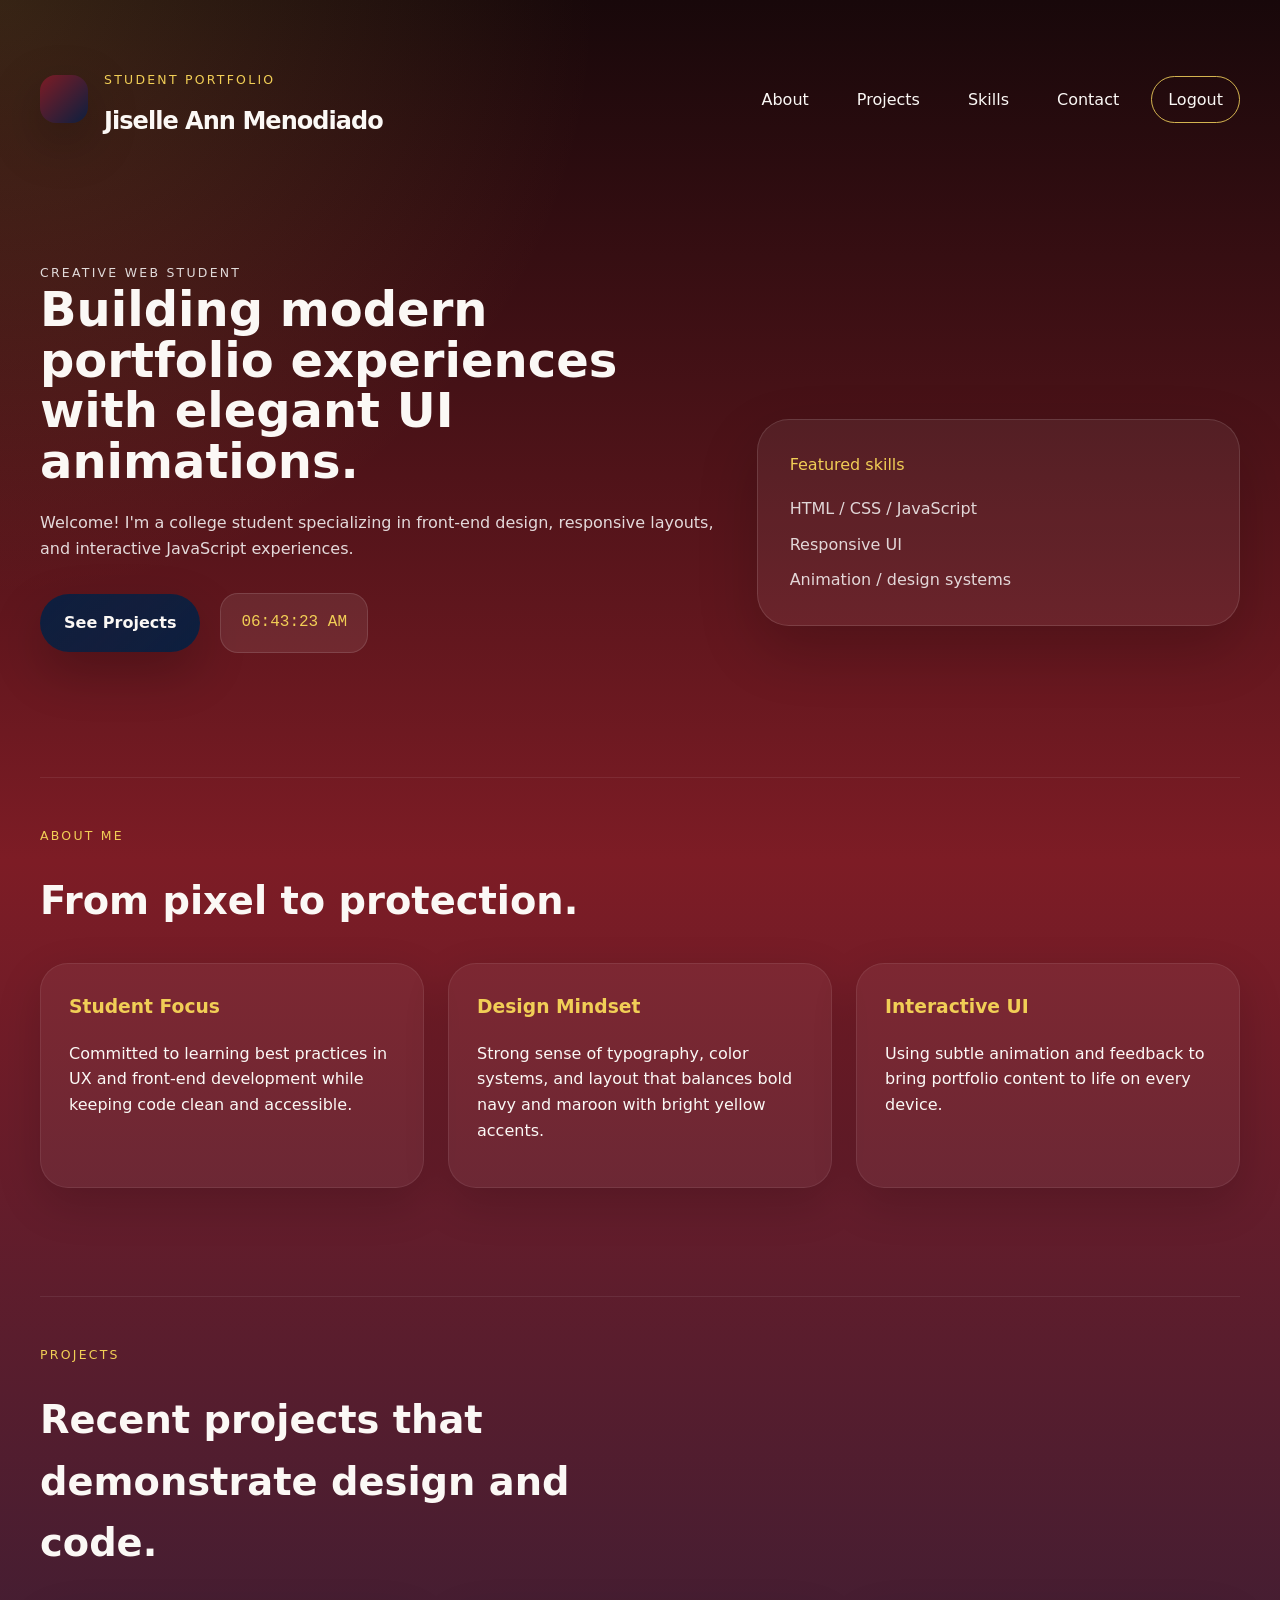
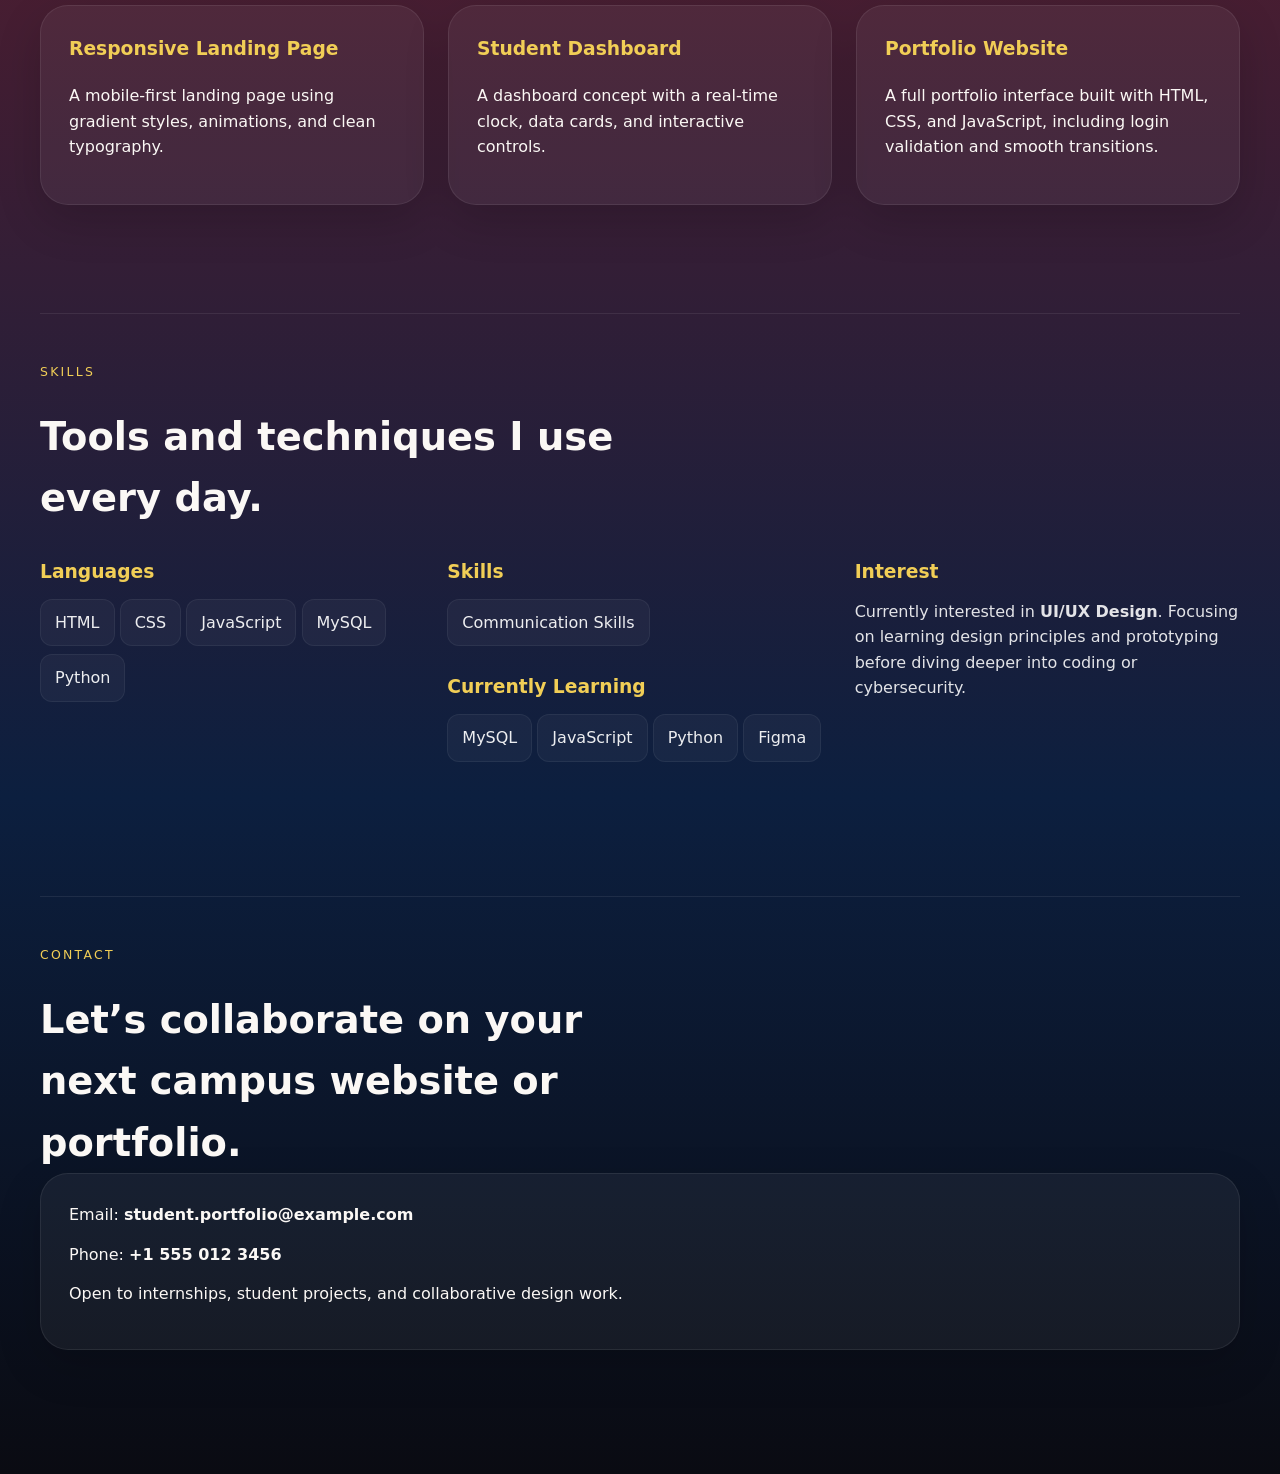
<file: index.html>
<!DOCTYPE html>
<html lang="en">
<head>
  <meta charset="UTF-8" />
  <meta name="viewport" content="width=device-width, initial-scale=1.0" />
  <title>College Student Portfolio</title>
  <link rel="stylesheet" href="styles.css" />
</head>
<body>
  <div class="page-shell">
    <header class="site-header">
      <div class="brand">
        <div class="brand-mark"></div>
        <div>
          <p class="eyebrow">Student Portfolio</p>
          <h1>Jiselle Ann Menodiado</h1>
        </div>
      </div>
      <nav class="main-nav">
        <a href="#about">About</a>
        <a href="#projects">Projects</a>
        <a href="#skills">Skills</a>
        <a href="#contact">Contact</a>
        <a class="nav-login" href="login.html">Logout</a>
      </nav>
    </header>

    <section class="hero-section animated-fade">
      <div class="hero-copy">
        <p class="eyebrow">Creative web student</p>
        <h2>Building modern portfolio experiences with elegant UI animations.</h2>
        <p>Welcome! I'm a college student specializing in front-end design, responsive layouts, and interactive JavaScript experiences.</p>
        <div class="hero-footer">
          <a href="#projects" class="btn btn-navy">See Projects</a>
          <div class="clock-box small-clock">
            <span id="clock">00:00:00</span>
          </div>
        </div>
      </div>
      <div class="hero-visual animated-float">
        <div class="card highlight-card">
          <p>Featured skills</p>
          <ul>
            <li>HTML / CSS / JavaScript</li>
            <li>Responsive UI</li>
            <li>Animation / design systems</li>
          </ul>
        </div>
      </div>
    </section>

    <section id="about" class="section-panel animated-slide">
      <div class="section-intro">
        <span class="eyebrow">About me</span>
        <h2>From pixel to protection.</h2>
      </div>
      <div class="feature-grid">
        <div class="feature-card">
          <h3>Student Focus</h3>
          <p>Committed to learning best practices in UX and front-end development while keeping code clean and accessible.</p>
        </div>
        <div class="feature-card">
          <h3>Design Mindset</h3>
          <p>Strong sense of typography, color systems, and layout that balances bold navy and maroon with bright yellow accents.</p>
        </div>
        <div class="feature-card">
          <h3>Interactive UI</h3>
          <p>Using subtle animation and feedback to bring portfolio content to life on every device.</p>
        </div>
      </div>
    </section>

    <section id="projects" class="section-panel animated-slide delay-1">
      <div class="section-intro">
        <span class="eyebrow">Projects</span>
        <h2>Recent projects that demonstrate design and code.</h2>
      </div>
      <div class="project-grid">
        <article class="project-card">
          <h3>Responsive Landing Page</h3>
          <p>A mobile-first landing page using gradient styles, animations, and clean typography.</p>
        </article>
        <article class="project-card">
          <h3>Student Dashboard</h3>
          <p>A dashboard concept with a real-time clock, data cards, and interactive controls.</p>
        </article>
        <article class="project-card">
          <h3>Portfolio Website</h3>
          <p>A full portfolio interface built with HTML, CSS, and JavaScript, including login validation and smooth transitions.</p>
        </article>
      </div>
    </section>

    <section id="skills" class="section-panel animated-slide delay-2">
      <div class="section-intro">
        <span class="eyebrow">Skills</span>
        <h2>Tools and techniques I use every day.</h2>
      </div>
      <div class="skills-grid">
        <div class="skills-column">
          <h3>Languages</h3>
          <ul>
            <li class="skill-item">HTML</li>
            <li class="skill-item">CSS</li>
            <li class="skill-item">JavaScript</li>
            <li class="skill-item">MySQL</li>
            <li class="skill-item">Python</li>
          </ul>
        </div>

        <div class="skills-column">
          <h3>Skills</h3>
          <ul>
            <li class="skill-item">Communication Skills</li>
          </ul>

          <h3 style="margin-top:18px">Currently Learning</h3>
          <ul>
            <li class="skill-item">MySQL</li>
            <li class="skill-item">JavaScript</li>
            <li class="skill-item">Python</li>
            <li class="skill-item">Figma</li>
          </ul>
        </div>

        <div class="skills-column">
          <h3>Interest</h3>
          <p>Currently interested in <strong>UI/UX Design</strong>. Focusing on learning design principles and prototyping before diving deeper into coding or cybersecurity.</p>
        </div>
      </div>
    </section>

    <section id="contact" class="section-panel animated-slide delay-3">
      <div class="section-intro">
        <span class="eyebrow">Contact</span>
        <h2>Let’s collaborate on your next campus website or portfolio.</h2>
      </div>
      <div class="contact-panel">
        <p>Email: <strong>student.portfolio@example.com</strong></p>
        <p>Phone: <strong>+1 555 012 3456</strong></p>
        <p>Open to internships, student projects, and collaborative design work.</p>
      </div>
    </section>
  </div>
  <script src="script.js" defer></script>
</body>
</html>
</file>
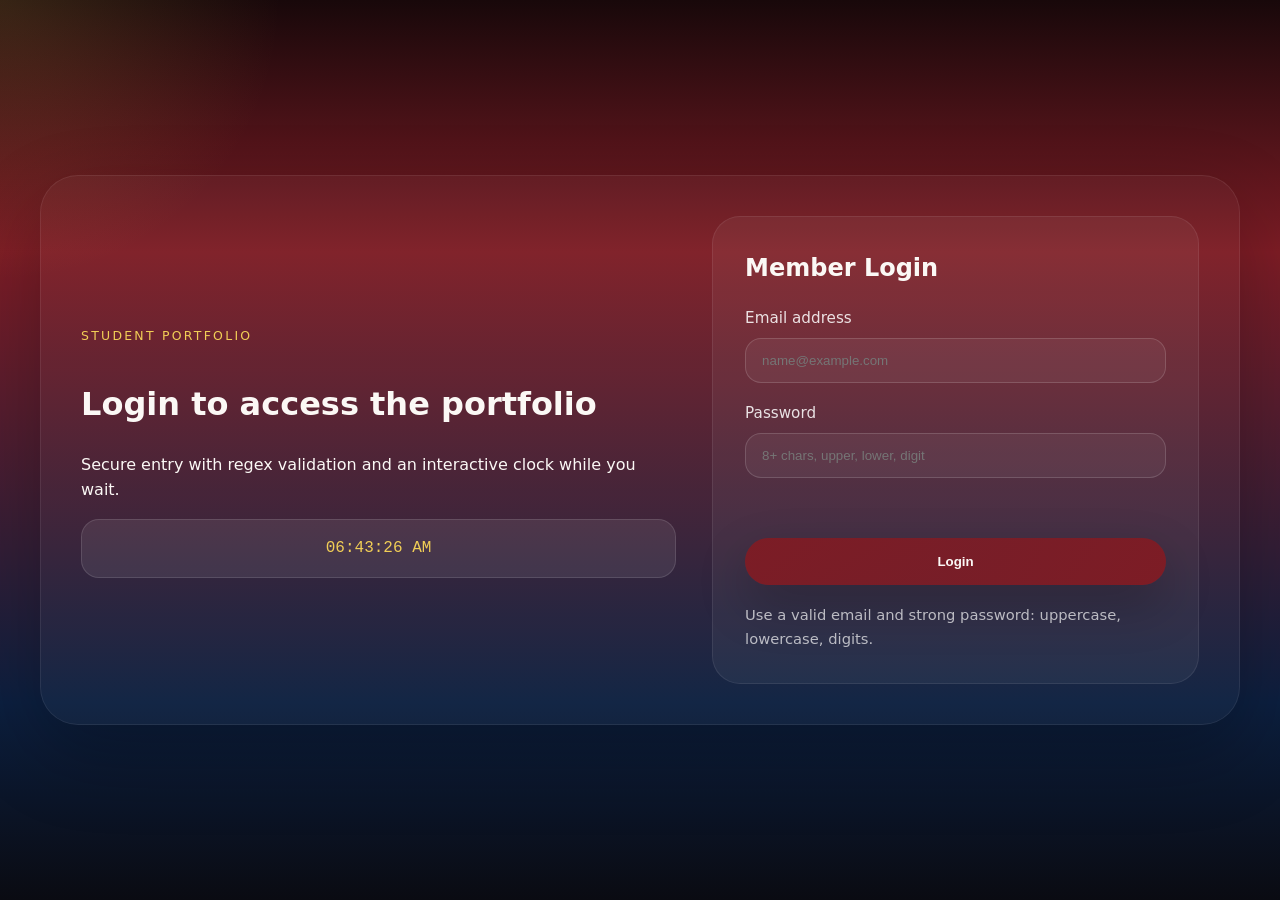
<file: login.html>
<!DOCTYPE html>
<html lang="en">
<head>
  <meta charset="UTF-8" />
  <meta name="viewport" content="width=device-width, initial-scale=1.0" />
  <title>Student Portfolio Login</title>
  <link rel="stylesheet" href="styles.css" />
</head>
<body>
  <div class="page-shell login-shell">
    <div class="hero-panel animated-zoom">
      <div class="hero-text">
        <span class="eyebrow">Student Portfolio</span>
        <h1>Login to access the portfolio</h1>
        <p>Secure entry with regex validation and an interactive clock while you wait.</p>
        <div class="clock-box">
          <span id="clock">00:00:00</span>
        </div>
      </div>
      <form id="loginForm" class="login-card">
        <h2>Member Login</h2>
        <div class="input-group">
          <label for="email">Email address</label>
          <input id="email" name="email" type="email" placeholder="name@example.com" required />
        </div>
        <div class="input-group">
          <label for="password">Password</label>
          <input id="password" name="password" type="password" placeholder="8+ chars, upper, lower, digit" required />
        </div>
        <div id="loginMessage" class="form-message"></div>
        <button type="submit" class="btn btn-primary">Login</button>
        <p class="small-text">Use a valid email and strong password: uppercase, lowercase, digits.</p>
      </form>
    </div>
  </div>
  <script src="script.js" defer></script>
</body>
</html>
</file>
<file: styles.css>
:root {
  --maroon: #7d1c25;
  --navy: #0c1f3f;
  --yellow: #f1ce56;
  --white: #fbf8f5;
  --black: #111111;
  --surface: rgba(125, 28, 37, 0.24);
  --card: rgba(255, 255, 255, 0.08);
  --border: rgba(255, 255, 255, 0.12);
}

* {
  box-sizing: border-box;
}

html, body {
  margin: 0;
  min-height: 100%;
  font-family: Inter, system-ui, -apple-system, BlinkMacSystemFont, "Segoe UI", sans-serif;
  background: radial-gradient(circle at top left, rgba(241, 206, 86, 0.14), transparent 18%),
              linear-gradient(180deg, #18080a 0%, #7d1c25 28%, #0c1f3f 78%, #0a0b12 100%);
  color: var(--white);
}

body {
  line-height: 1.6;
}

.page-shell {
  width: min(1200px, calc(100% - 40px));
  margin: 0 auto;
  padding: 40px 0 80px;
}

.site-header {
  display: flex;
  justify-content: space-between;
  align-items: center;
  gap: 24px;
  padding: 18px 0;
}

.brand {
  display: flex;
  align-items: center;
  gap: 16px;
}

.brand-mark {
  width: 48px;
  height: 48px;
  border-radius: 16px;
  background: linear-gradient(135deg, var(--maroon), var(--navy));
  box-shadow: 0 18px 50px rgba(0, 0, 0, 0.25);
}

.eyebrow {
  display: inline-block;
  text-transform: uppercase;
  letter-spacing: 0.18em;
  color: var(--yellow);
  font-size: 0.78rem;
  margin-bottom: 12px;
}

.site-header h1, .hero-section h2, .section-intro h2 {
  margin: 0;
}

.site-header h1 {
  font-size: 1.5rem;
  letter-spacing: -0.04em;
}

.main-nav {
  display: flex;
  gap: 16px;
  flex-wrap: wrap;
  align-items: center;
}

.main-nav a {
  color: var(--white);
  text-decoration: none;
  padding: 10px 16px;
  border-radius: 999px;
  transition: transform 0.2s ease, background-color 0.2s ease;
}

.main-nav a:hover {
  transform: translateY(-2px);
  background: rgba(255,255,255,0.06);
}

.nav-login {
  border: 1px solid rgba(242, 210, 92, 0.85);
  color: var(--yellow);
}

.hero-section {
  display: grid;
  grid-template-columns: 1.4fr 1fr;
  gap: 40px;
  align-items: center;
  padding: 80px 0 60px;
}

.hero-copy h2 {
  font-size: clamp(2rem, 4vw, 3rem);
  max-width: 740px;
  line-height: 1.05;
}

.hero-copy p {
  max-width: 680px;
  margin: 24px 0 0;
  color: rgba(255,255,255,0.84);
}

.hero-footer {
  display: flex;
  align-items: center;
  gap: 20px;
  margin-top: 32px;
  flex-wrap: wrap;
}

.btn {
  display: inline-flex;
  align-items: center;
  justify-content: center;
  padding: 16px 24px;
  border-radius: 999px;
  border: none;
  cursor: pointer;
  text-decoration: none;
  font-weight: 700;
  transition: transform 0.2s ease, box-shadow 0.2s ease;
}

.btn:hover {
  transform: translateY(-2px);
}

.btn-primary {
  background: linear-gradient(135deg, rgba(125,28,37,0.98), rgba(125,28,37,0.92), var(--maroon));
  color: var(--white);
  box-shadow: 0 20px 50px rgba(0,0,0,0.22);
}

.btn-navy {
  background: linear-gradient(135deg, rgba(12,31,63,0.98), rgba(12,31,63,0.92), var(--navy));
  color: var(--white);
  box-shadow: 0 20px 50px rgba(0,0,0,0.22);
}

.clock-box {
  background: rgba(255,255,255,0.08);
  border: 1px solid rgba(255,255,255,0.12);
  padding: 16px 20px;
  border-radius: 18px;
  font-family: "Courier New", Courier, monospace;
  color: var(--yellow);
  min-width: 160px;
  text-align: center;
}

.small-clock {
  min-width: auto;
}

.hero-visual {
  position: relative;
  min-height: 360px;
}

.highlight-card {
  position: absolute;
  inset: auto 0 0 auto;
  width: 100%;
  padding: 32px;
  border-radius: 32px;
  background: rgba(255,255,255,0.06);
  backdrop-filter: blur(18px);
  border: 1px solid rgba(255,255,255,0.12);
  display: grid;
  gap: 18px;
  box-shadow: 0 24px 60px rgba(0,0,0,0.18);
}

.highlight-card p {
  margin: 0;
  color: var(--yellow);
}

.highlight-card ul {
  list-style: none;
  padding: 0;
  margin: 0;
  display: grid;
  gap: 10px;
  color: rgba(255,255,255,0.82);
}

.section-panel {
  margin-top: 64px;
  padding: 44px 0;
  border-top: 1px solid rgba(255,255,255,0.08);
}

.section-intro {
  max-width: 640px;
}

.section-intro h2 {
  font-size: clamp(1.8rem, 3vw, 2.5rem);
  margin-top: 12px;
}

.feature-grid, .project-grid {
  display: grid;
  gap: 24px;
  margin-top: 32px;
}

.feature-grid {
  grid-template-columns: repeat(auto-fit, minmax(220px, 1fr));
}

.feature-card, .project-card, .contact-panel {
  padding: 28px;
  border-radius: 28px;
  background: rgba(255,255,255,0.05);
  border: 1px solid rgba(255,255,255,0.08);
  box-shadow: 0 16px 45px rgba(0,0,0,0.16);
}

.feature-card h3, .project-card h3 {
  margin-top: 0;
  color: var(--yellow);
}

.project-grid {
  grid-template-columns: repeat(auto-fit, minmax(260px, 1fr));
}

.skills-grid {
  display: grid;
  grid-template-columns: repeat(3, 1fr);
  gap: 22px;
  margin-top: 28px;
}

.skills-column h3 {
  color: var(--yellow);
  margin: 0 0 12px 0;
}

.skills-column ul {
  list-style: none;
  padding: 0;
  margin: 0 0 18px 0;
}

.skill-item {
  display: inline-block;
  background: rgba(255,255,255,0.04);
  padding: 10px 14px;
  border-radius: 12px;
  margin-bottom: 8px;
  border: 1px solid rgba(255,255,255,0.06);
  color: rgba(255,255,255,0.92);
}

.skills-column p {
  margin-top: 0;
  color: rgba(255,255,255,0.88);
}

.contact-panel p {
  margin: 0 0 14px;
}

.login-shell {
  display: grid;
  align-items: center;
  min-height: 100vh;
  padding: 40px 0;
}

.hero-panel {
  display: grid;
  grid-template-columns: 1.1fr 0.9fr;
  gap: 36px;
  align-items: center;
  background: rgba(255,255,255,0.03);
  border: 1px solid rgba(255,255,255,0.08);
  border-radius: 38px;
  padding: 40px;
  box-shadow: 0 30px 80px rgba(0,0,0,0.24);
}

.login-card {
  display: grid;
  gap: 18px;
  padding: 32px;
  border-radius: 28px;
  background: rgba(255,255,255,0.05);
  border: 1px solid rgba(255,255,255,0.08);
}

.login-card h2 {
  margin: 0;
}

.input-group {
  display: grid;
  gap: 8px;
}

.input-group label {
  font-size: 0.95rem;
  color: rgba(255,255,255,0.86);
}

.input-group input {
  width: 100%;
  padding: 14px 16px;
  border-radius: 16px;
  border: 1px solid rgba(255,255,255,0.15);
  background: rgba(255,255,255,0.05);
  color: var(--white);
}

.input-group input:focus {
  outline: none;
  border-color: var(--yellow);
  box-shadow: 0 0 0 4px rgba(242, 210, 92, 0.12);
}

.form-message {
  min-height: 24px;
  color: #f4b3b3;
  font-size: 0.95rem;
}

.small-text {
  margin: 0;
  color: rgba(255,255,255,0.68);
  font-size: 0.92rem;
}

.animated-fade {
  opacity: 0;
  animation: fadeIn 1s ease forwards;
}

.animated-slide {
  opacity: 0;
  transform: translateY(24px);
  animation: slideUp 0.9s ease forwards;
}

.delay-1 {
  animation-delay: 0.2s;
}

.delay-2 {
  animation-delay: 0.35s;
}

.delay-3 {
  animation-delay: 0.5s;
}

.animated-zoom {
  opacity: 0;
  transform: scale(0.98);
  animation: zoomIn 0.9s ease forwards;
}

.animated-float {
  animation: float 6s ease-in-out infinite;
}

@keyframes fadeIn {
  to { opacity: 1; }
}

@keyframes slideUp {
  to { opacity: 1; transform: translateY(0); }
}

@keyframes zoomIn {
  to { opacity: 1; transform: scale(1); }
}

@keyframes float {
  0%, 100% { transform: translateY(0); }
  50% { transform: translateY(-14px); }
}

@media (max-width: 900px) {
  .hero-section, .hero-panel {
    grid-template-columns: 1fr;
  }
  .hero-panel {
    padding: 28px;
  }
  .site-header {
    flex-direction: column;
    align-items: stretch;
  }
  .skills-grid {
    grid-template-columns: 1fr 1fr;
  }
}

@media (max-width: 640px) {
  .page-shell {
    width: min(100%, calc(100% - 24px));
  }
  .hero-copy h2, .section-intro h2 {
    font-size: clamp(1.7rem, 8vw, 2.3rem);
  }
  .main-nav {
    justify-content: center;
  }
  .skills-grid {
    grid-template-columns: 1fr;
  }
}
</file>
